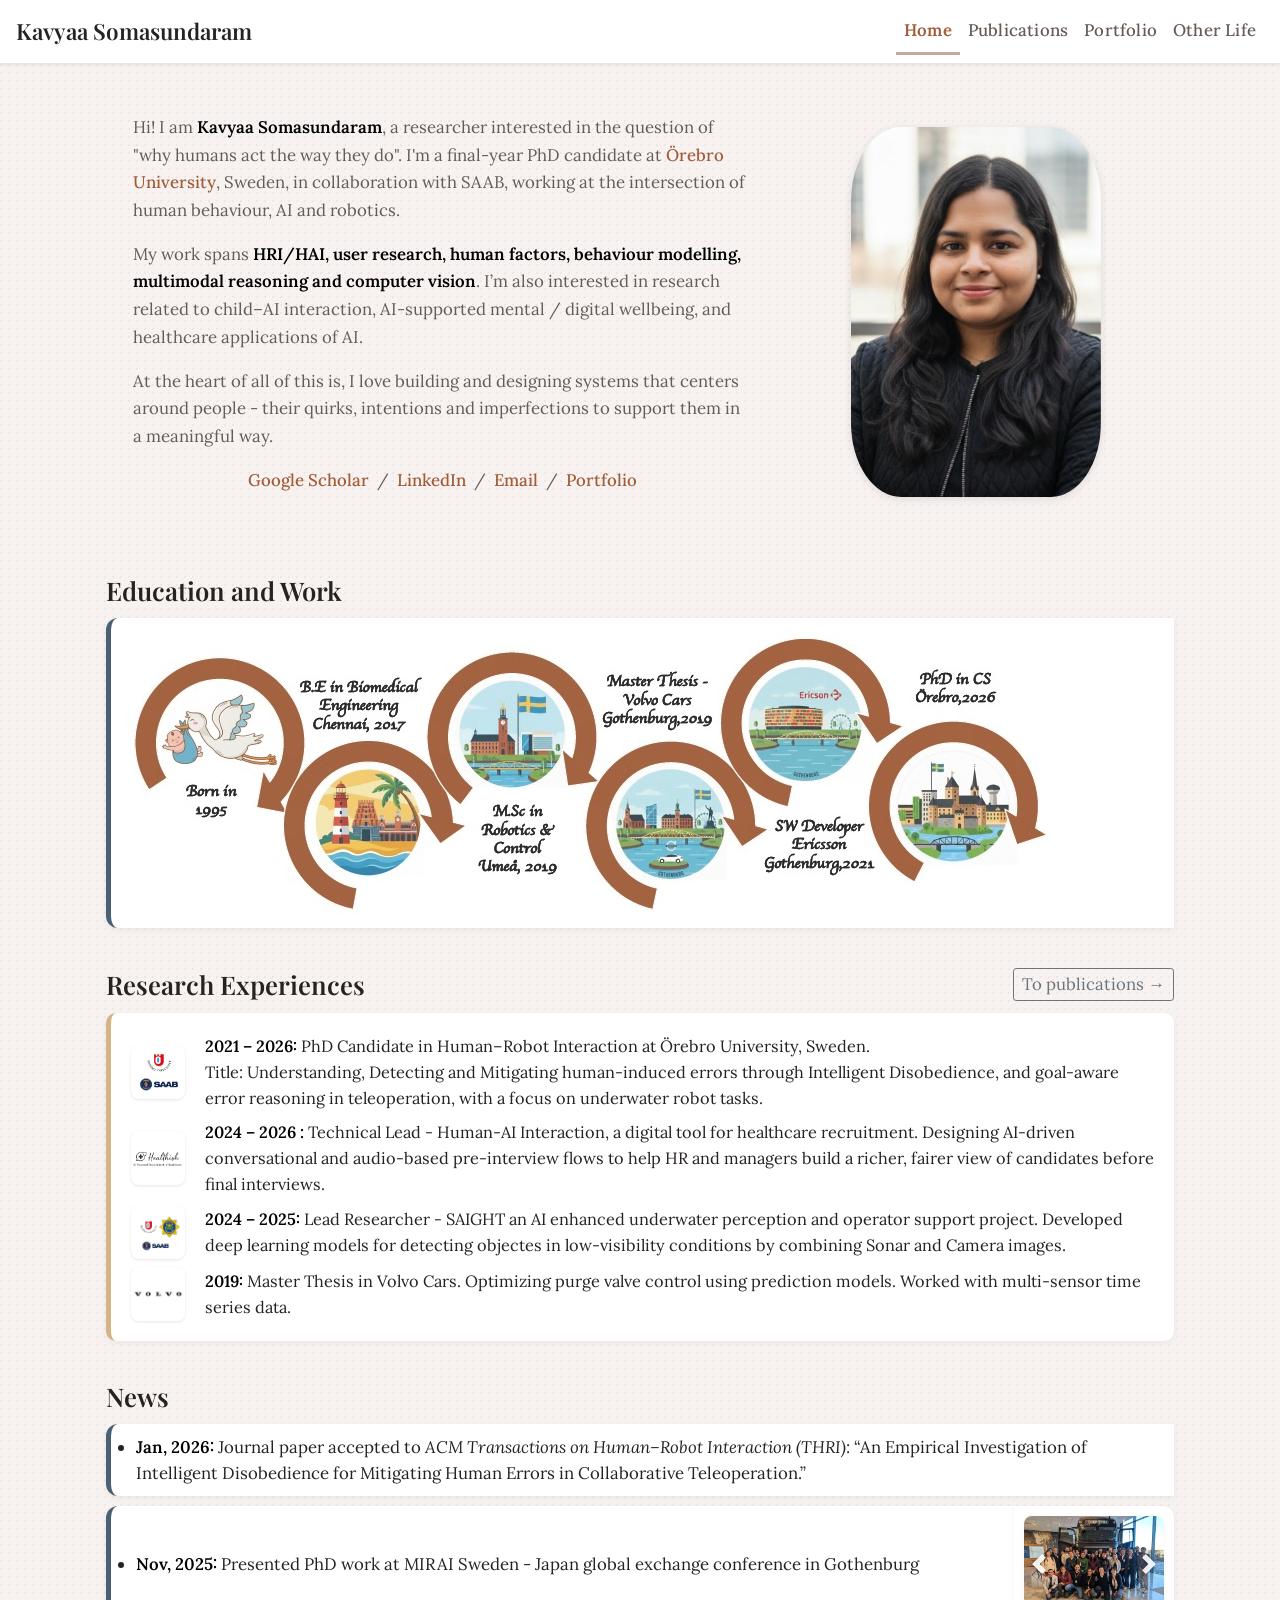
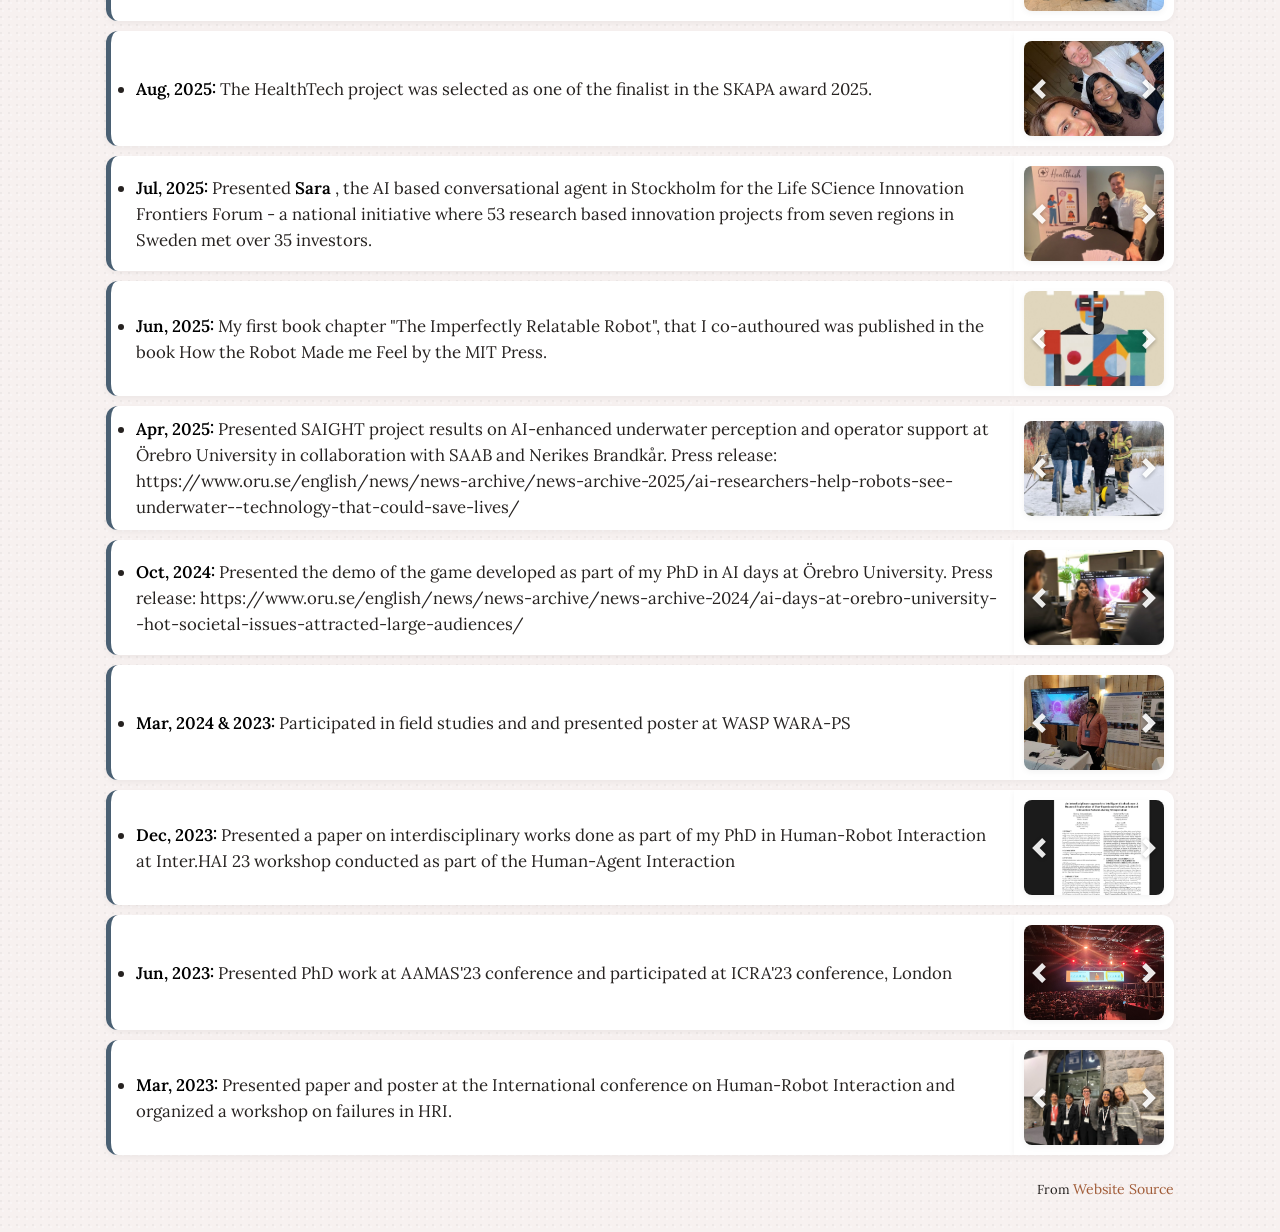
<file: index.html>
<!DOCTYPE HTML>
<html lang="en">
  <head>
    <meta http-equiv="Content-Type" content="text/html; charset=UTF-8">
    <meta name="author" content="Kavyaa Somasundaram">
    <meta name="viewport" content="width=device-width, initial-scale=1">
    <meta name="keywords" content="Kavyaa Somasundaram, human-robot interaction, HRI, teleoperation, underwater robots, human error, intelligent disobedience">
    <meta property="og:image" content="https://kavyaaS.github.io/images/favicon/favicon_initials.png">
    <meta property="og:image:type" content="image/png">
    <meta property="og:type" content="website"/>
    <meta property="og:title" content="Kavyaa Somasundaram">
    <meta property="og:url" content="https://kavyaaS.github.io/">
    <meta name="google-site-verification" content="b-SmH18jTr84Jo6r7niDFVYszomAaJbw1zdGqHbSdFs" />
    <meta property="og:description" content="Researcher in human–robot interaction, teleoperation, human error mitigation, and healthcare recruitment tools.">

    <link rel="canonical" href="https://kavyaaS.github.io/" />
    <link rel="shortcut icon" href="images/favicon/favicon_initials.png" type="image/x-icon">
    <link rel="stylesheet" href="https://cdn.jsdelivr.net/npm/bootstrap@4.4.1/dist/css/bootstrap.min.css" integrity="sha384-Vkoo8x4CGsO3+Hhxv8T/Q5PaXtkKtu6ug5TOeNV6gBiFeWPGFN9MuhOf23Q9Ifjh" crossorigin="anonymous">
    <link rel="stylesheet" type="text/css" href="stylesheet_v1.css">

    <title>Kavyaa Somasundaram</title>
  </head>


<body>
  <!-- NAVBAR -->
  <nav class="navbar navbar-expand-md navbar-light bg-white shadow-sm sticky-top">
    <a class="navbar-brand" href="index.html">Kavyaa Somasundaram</a>
    <button class="navbar-toggler" type="button" data-toggle="collapse" data-target="#navbarsMain">
      <span class="navbar-toggler-icon"></span>
    </button>
    <div class="collapse navbar-collapse" id="navbarsMain">
      <ul class="navbar-nav ml-auto">
        <li class="nav-item"><a class="nav-link active" href="index.html">Home</a></li>
        <li class="nav-item"><a class="nav-link" href="publications.html">Publications</a></li>
        <li class="nav-item"><a class="nav-link" href="portfolio.html">Portfolio</a></li>
        <!-- <li class="nav-item"><a class="nav-link" href="projects.html">Projects</a></li> -->
        <li class="nav-item"><a class="nav-link" href="seasons.html">Other Life</a></li>
      </ul>
    </div>
  </nav>

  <!-- MAIN WRAPPER -->
  <div style="width:100%;max-width:1100px;margin:0 auto;padding:16px;">
    <!-- Intro -->
    <table style="width:100%;border:0;border-spacing:0;border-collapse:separate;margin:0 auto;">
      <tbody>
        <tr>
          <td class="intro" style="padding:2.5%;width:63%;vertical-align:middle">
            <p>
              Hi! I am <strong>Kavyaa Somasundaram</strong>, a researcher interested in the question of "why humans act the way they do". 
              I'm a final-year PhD candidate at
              <a href="https://www.oru.se/english/" target="_blank">Örebro University</a>, Sweden, in collaboration with SAAB, working at the intersection of human behaviour, AI and robotics.
            </p>
            <p>
              <p> 
                My work spans <strong>HRI/HAI, user research, human factors, behaviour modelling, multimodal reasoning and computer vision</strong>. I’m also interested in  research related to child–AI interaction, 
                AI-supported mental / digital wellbeing, and healthcare applications of AI. </p>
          </p>
            <p>
              At the heart of all of this is, I love building and designing systems that centers around people - their quirks, 
              intentions and imperfections to support them in a meaningful way.
            </p>
            <p style="text-align:center">
              <a href="https://scholar.google.com/citations?user=eqK4KZYAAAAJ&hl=en&oi=ao" target="_blank">Google Scholar</a> &nbsp;/&nbsp;
              <a href="https://www.linkedin.com/in/kavyaa-somasundaram" target="_blank">LinkedIn</a> &nbsp;/&nbsp;
              <a href="mailto:kavyaa.research@gmail.com" target="_blank">Email</a> &nbsp;/&nbsp;
              <a href="portfolio.html">Portfolio</a>
            </p>
          </td>
          <td style="padding:4.5%;width:100%;max-width:100%">
            <div id="intro-carousel" class="carousel slide profile-carousel" data-ride="carousel" data-interval="false">
              <div class="carousel-inner">
                <div class="carousel-item active">
                  <!-- replace with your own image later -->
                  <img src="images/news_k/profile_pic.jpeg" class="d-block w-100" alt="Kavyaa professional picture">
                </div>
              </div>
            </div>
          </td>
        </tr>
      </tbody>
    </table>

    <div class="section-header">
      <h2>Education and Work</h2>
    </div>
    
    <div class="milestone-card milestone-image-card">
      <img 
        src="images/news_k/edu_2.jpeg" 
        alt="Education and work milestones timeline"
        class="milestone-embedded-image">
    </div>
    

    <!-- experience header -->
    <div class="section-header">
      <h2>Research Experiences</h2>
      <a class="btn btn-sm btn-outline-secondary" href="publications.html#selected">To publications →</a>
    </div>
    <ul class="experience-list">
      <li>
        <img class="experience-logo" src="images/news_k/phd_logo.jpg" alt="Örebro University logo" loading="lazy">
        <div><b>2021 – 2026:</b> PhD Candidate in Human–Robot Interaction at Örebro University, Sweden. <br>
          Title: Understanding, Detecting and Mitigating human-induced errors through Intelligent Disobedience, and goal-aware error reasoning in teleoperation, 
          with a focus on underwater robot tasks.</div>
      </li>

      <li>
        <img class="experience-logo" src="images/news_k/healthish_logo_1.jpg" alt="Healthish logo" loading="lazy">
        <div><b>2024 – 2026 :</b> Technical Lead - Human-AI Interaction, a digital tool for healthcare recruitment. 
          Designing AI-driven conversational and audio-based pre-interview flows to help HR and managers build a richer, fairer 
          view of candidates before final interviews.</div>
      </li>

      <li>
        <img class="experience-logo" src="images/news_k/saight_logo.jpg" alt="Lead Researcher" loading="lazy">
        <div><b>2024 – 2025:</b> Lead Researcher - SAIGHT an AI enhanced underwater perception and operator support project.
          Developed deep learning models for detecting objectes in low-visibility conditions by combining Sonar and Camera images.
          </div>
      </li>

      <li>
        <img class="experience-logo" src="images/news_k/volvo_logo.jpg" alt="Master thesis" loading="lazy">
        <div><b>2019:</b> Master Thesis in Volvo Cars. Optimizing purge valve control using prediction models. 
          Worked with multi-sensor time series data.</div>
      </li>

    </ul>


    <!-- News header -->
    <div class="section-header">
      <h2>News</h2>
    </div>

    <!-- News item 1 -->
    <table style="width:100%;border:0;border-spacing:0;border-collapse:separate;margin:10px 0;">
      <tbody>
        <tr>
          <td class="news-left">
            <ul style="margin:0;">
              <li><b>Jan, 2026:</b> Journal paper accepted to <em>ACM Transactions on Human–Robot Interaction (THRI)</em>: “An Empirical 
                Investigation of Intelligent Disobedience for Mitigating Human Errors in Collaborative Teleoperation.”</li>
            </ul>
          </td>
        </tr>
      </tbody>
    </table>

     <!-- News item 2 -->
     <table style="width:100%;border:0;border-spacing:0;border-collapse:separate;margin:10px 0;">
      <tbody>
        <tr>
          <td class="news-left">
            <ul style="margin:0;">
              <li><b>Nov, 2025:</b>  Presented PhD work at MIRAI Sweden - Japan global exchange conference in Gothenburg</li>
            </ul>
          </td>
          <td class="news-right">
            <div id="news-carousel-nov-2025"
                 class="carousel slide news-carousel"
                 data-ride="carousel"
                 data-interval="false">

              <div class="carousel-inner">
                <div class="carousel-item active">
                  <a href="images/news_k/mirai_news.jpeg" target="_blank" rel="noopener">
                    <img src="images/news_k/mirai_news.jpeg" alt="Error reasoning experiment snapshots" loading="lazy">
                  </a>
                </div>
                <div class="carousel-item">
                  <a href="images/news_k/mirai_2.jpg" target="_blank" rel="noopener">
                    <img src="images/news_k/mirai_2.jpg" alt="Experimental environment" loading="lazy">
                  </a>
                </div>
                <div class="carousel-item">
                  <a href="images/news_k/mirai_3.jpeg" target="_blank" rel="noopener">
                    <img src="images/news_k/mirai_3.jpeg" alt="Setup and pre-study preparation" loading="lazy">
                  </a>
                </div>
                <div class="carousel-item">
                  <a href="images/news_k/mirai_4.jpeg" target="_blank" rel="noopener">
                    <img src="images/news_k/mirai_4.jpeg" alt="Collaboration meeting" loading="lazy">
                  </a>
                </div>
                <div class="carousel-item">
                  <a href="images/news_k/mirai_5.jpg" target="_blank" rel="noopener">
                    <img src="images/news_k/mirai_5.jpg" alt="Project dinner" loading="lazy">
                  </a>
                </div>
              </div>

              <!-- Arrows -->
              <a class="carousel-control-prev" href="#news-carousel-nov-2025" role="button" data-slide="prev" aria-label="Previous image">
                <span class="carousel-control-prev-icon" aria-hidden="true"></span>
              </a>
              <a class="carousel-control-next" href="#news-carousel-nov-2025" role="button" data-slide="next" aria-label="Next image">
                <span class="carousel-control-next-icon" aria-hidden="true"></span>
              </a>
            </div>
          </td>
        </tr>
      </tbody>
    </table>

    <!-- News item 3 -->
    <table style="width:100%;border:0;border-spacing:0;border-collapse:separate;margin:10px 0;">
      <tbody>
        <tr>
          <td class="news-left">
            <ul style="margin:0;">
              <li><b>Aug, 2025:</b> The HealthTech project was selected as one of the finalist in the SKAPA award 2025.</li>
            </ul>
          </td>

          <td class="news-right">
            <div id="news-carousel-aug-2025"
                 class="carousel slide news-carousel"
                 data-ride="carousel"
                 data-interval="false">

              <div class="carousel-inner">
                <div class="carousel-item active">
                  <a href="images/news_k/skappa_news_1.jpg" target="_blank" rel="noopener">
                    <img src="images/news_k/skappa_news_1.jpg" alt="Teleoperation and HRI research team" loading="lazy">
                  </a>
                </div>
                <div class="carousel-item">
                  <a href="images/news_k/skappa_news_2.jpg" target="_blank" rel="noopener">
                    <img src="images/news_k/skappa_news_2.jpg" alt="Conference environment" loading="lazy">
                  </a>
                </div>
                <div class="carousel-item">
                  <a href="images/news_k/skappa_news_3.jpg" target="_blank" rel="noopener">
                    <img src="images/news_k/skappa_news_3.jpg" alt="Conference environment" loading="lazy">
                  </a>
                </div>
              </div>
              <!-- Arrows -->
              <a class="carousel-control-prev" href="#news-carousel-aug-2025" role="button" data-slide="prev" aria-label="Previous image">
                <span class="carousel-control-prev-icon" aria-hidden="true"></span>
              </a>
              <a class="carousel-control-next" href="#news-carousel-aug-2025" role="button" data-slide="next" aria-label="Next image">
                <span class="carousel-control-next-icon" aria-hidden="true"></span>
              </a>
            </div>
          </td>
        </tr>
      </tbody>
    </table>

     <!-- News item 4 -->
     <table style="width:100%;border:0;border-spacing:0;border-collapse:separate;margin:10px 0;">
      <tbody>
        <tr>
          <td class="news-left">
            <ul style="margin:0;">
              <li><b>Jul, 2025:</b> Presented <strong> Sara </strong>, the AI based conversational agent in Stockholm for the Life SCience Innovation
                Frontiers Forum - a national initiative where 53 research based innovation projects from seven regions in Sweden met over 35 investors.</li>
            </ul>
          </td>

          <td class="news-right">
            <div id="news-carousel-jul-2025"
                 class="carousel slide news-carousel"
                 data-ride="carousel"
                 data-interval="false">

              <div class="carousel-inner">
                <div class="carousel-item active">
                  <a href="images/news_k/healthish_news.jpeg" target="_blank" rel="noopener">
                    <img src="images/news_k/healthish_news.jpeg" alt="Teleoperation and HRI research team" loading="lazy">
                  </a>
                </div>
                <div class="carousel-item">
                  <a href="images/news_k/healthish_news_4.jpg" target="_blank" rel="noopener">
                    <img src="images/news_k/healthish_news_4.jpg" alt="Conference environment" loading="lazy">
                  </a>
                </div>
                <div class="carousel-item">
                  <a href="images/news_k/healthish_news_3.jpg" target="_blank" rel="noopener">
                    <img src="images/news_k/healthish_news_3.jpg" alt="Conference environment" loading="lazy">
                  </a>
                </div>
              </div>

              <!-- Arrows -->
              <a class="carousel-control-prev" href="#news-carousel-jul-2025" role="button" data-slide="prev" aria-label="Previous image">
                <span class="carousel-control-prev-icon" aria-hidden="true"></span>
              </a>
              <a class="carousel-control-next" href="#news-carousel-jul-2025" role="button" data-slide="next" aria-label="Next image">
                <span class="carousel-control-next-icon" aria-hidden="true"></span>
              </a>
            </div>
          </td>
        </tr>
      </tbody>
    </table>

    <!-- News item 5 -->
    <table style="width:100%;border:0;border-spacing:0;border-collapse:separate;margin:10px 0;">
      <tbody>
        <tr>
          <td class="news-left">
            <ul style="margin:0;">
              <li><b>Jun, 2025:</b> My first book chapter "The Imperfectly Relatable Robot", that I co-authoured was published in the book How the Robot Made me Feel
                by the MIT Press. </li>
            </ul>
          </td>

          <td class="news-right">
            <div id="news-carousel-jun-2025"
                 class="carousel slide news-carousel"
                 data-ride="carousel"
                 data-interval="false">

              <div class="carousel-inner">
                <div class="carousel-item active">
                  <a href="images/news_k/book_chap_news.jpeg" target="_blank" rel="noopener">
                    <img src="images/news_k/book_chap_news.jpeg" alt="Teleoperation and HRI research team" loading="lazy">
                  </a>
                </div>
                <div class="carousel-item">
                  <a href="images/news_k/book_chap_news_2.png" target="_blank" rel="noopener">
                    <img src="images/news_k/book_chap_news_2.png" alt="Conference environment" loading="lazy">
                  </a>
                </div>
              </div>
              <!-- Arrows -->
              <a class="carousel-control-prev" href="#news-carousel-jun-2025" role="button" data-slide="prev" aria-label="Previous image">
                <span class="carousel-control-prev-icon" aria-hidden="true"></span>
              </a>
              <a class="carousel-control-next" href="#news-carousel-jun-2025" role="button" data-slide="next" aria-label="Next image">
                <span class="carousel-control-next-icon" aria-hidden="true"></span>
              </a>
            </div>
          </td>
        </tr>
      </tbody>
    </table>

    <!-- News item 6 -->
    <table style="width:100%;border:0;border-spacing:0;border-collapse:separate;margin:10px 0;">
      <tbody>
        <tr>
          <td class="news-left">
            <ul style="margin:0;">
              <li><b>Apr, 2025:</b> Presented SAIGHT project results on AI-enhanced underwater perception and operator support at Örebro University in collaboration 
              with SAAB and Nerikes Brandkår. Press release: https://www.oru.se/english/news/news-archive/news-archive-2025/ai-researchers-help-robots-see-underwater--technology-that-could-save-lives/ </li>
            </ul>
          </td>
          <td class="news-right">
            <div id="news-carousel-Apr-2025"
                 class="carousel slide news-carousel"
                 data-ride="carousel"
                 data-interval="false">

              <div class="carousel-inner">
                <div class="carousel-item active">
                  <a href="images/news_k/saight_news_2.jpeg" target="_blank" rel="noopener">
                    <img src="images/news_k/saight_news_2.jpeg" alt="Teleoperation and HRI research team" loading="lazy">
                  </a>
                </div>
                <div class="carousel-item">
                  <a href="images/news_k/saight_news_3.jpeg" target="_blank" rel="noopener">
                    <img src="images/news_k/saight_news_3.jpeg" alt="Conference environment" loading="lazy">
                  </a>
                </div>
                <div class="carousel-item">
                  <a href="images/news_k/saight_news_4.jpeg" target="_blank" rel="noopener">
                    <img src="images/news_k/saight_news_4.jpeg" alt="Conference environment" loading="lazy">
                  </a>
                </div>
              </div>
              <!-- Arrows -->
              <a class="carousel-control-prev" href="#news-carousel-Apr-2025" role="button" data-slide="prev" aria-label="Previous image">
                <span class="carousel-control-prev-icon" aria-hidden="true"></span>
              </a>
              <a class="carousel-control-next" href="#news-carousel-Apr-2025" role="button" data-slide="next" aria-label="Next image">
                <span class="carousel-control-next-icon" aria-hidden="true"></span>
              </a>
            </div>
          </td>
        </tr>
      </tbody>
    </table>

    <!-- News item 7 -->
    <table style="width:100%;border:0;border-spacing:0;border-collapse:separate;margin:10px 0;">
      <tbody>
        <tr>
          <td class="news-left">
            <ul style="margin:0;">
              <li><b>Oct, 2024:</b> Presented the demo of the game developed as part of my PhD in AI days at Örebro University. 
                Press release: https://www.oru.se/english/news/news-archive/news-archive-2024/ai-days-at-orebro-university--hot-societal-issues-attracted-large-audiences/ </li>
            </ul>
          </td>

          <td class="news-right">
            <div id="news-carousel-oct-2024"
                 class="carousel slide news-carousel"
                 data-ride="carousel"
                 data-interval="false">

              <div class="carousel-inner">
                <div class="carousel-item active">
                  <a href="images/news_k/ai_days.webp" target="_blank" rel="noopener">
                    <img src="images/news_k/ai_days.webp" alt="Teleoperation and HRI research team" loading="lazy">
                  </a>
                </div>
                <div class="carousel-item">
                  <a href="images/news_k/ai_days_news.jpg" target="_blank" rel="noopener">
                    <img src="images/news_k/ai_days_news.jpg" alt="Conference environment" loading="lazy">
                  </a>
                </div>
                <div class="carousel-item">
                  <a href="images/news_k/ai_days_news_3.jpg" target="_blank" rel="noopener">
                    <img src="images/news_k/ai_days_news_3.jpg" alt="Conference environment" loading="lazy">
                  </a>
                </div>
              </div>
              <!-- Arrows -->
              <a class="carousel-control-prev" href="#news-carousel-oct-2024" role="button" data-slide="prev" aria-label="Previous image">
                <span class="carousel-control-prev-icon" aria-hidden="true"></span>
              </a>
              <a class="carousel-control-next" href="#news-carousel-oct-2024" role="button" data-slide="next" aria-label="Next image">
                <span class="carousel-control-next-icon" aria-hidden="true"></span>
              </a>
            </div>
          </td>
        </tr>
      </tbody>
    </table>

    <!-- News item 8 -->
    <table style="width:100%;border:0;border-spacing:0;border-collapse:separate;margin:10px 0;">
      <tbody>
        <tr>
          <td class="news-left">
            <ul style="margin:0;">
              <li><b>Mar, 2024 & 2023:</b> Participated in field studies and and presented poster at WASP WARA-PS  </li>
            </ul>
          </td>

          <td class="news-right">
            <div id="news-carousel-mar-2024"
                 class="carousel slide news-carousel"
                 data-ride="carousel"
                 data-interval="false">

              <div class="carousel-inner">
                <div class="carousel-item active">
                  <a href="images/news_k/wara_news.jpeg" target="_blank" rel="noopener">
                    <img src="images/news_k/wara_news.jpeg" alt="Teleoperation and HRI research team" loading="lazy">
                  </a>
                </div>
                <div class="carousel-item">
                  <a href="images/news_k/wara_news_2.jpeg" target="_blank" rel="noopener">
                    <img src="images/news_k/wara_news_2.jpeg" alt="Conference environment" loading="lazy">
                  </a>
                </div>
                <div class="carousel-item">
                  <a href="images/news_k/wara_news_3.jpeg" target="_blank" rel="noopener">
                    <img src="images/news_k/wara_news_3.jpeg" alt="Conference environment" loading="lazy">
                  </a>
                </div>
                <div class="carousel-item">
                  <a href="images/news_k/wara_news_4.jpeg" target="_blank" rel="noopener">
                    <img src="images/news_k/wara_news_4.jpeg" alt="Conference environment" loading="lazy">
                  </a>
                </div>
              </div>
              <!-- Arrows -->
              <a class="carousel-control-prev" href="#news-carousel-mar-2024" role="button" data-slide="prev" aria-label="Previous image">
                <span class="carousel-control-prev-icon" aria-hidden="true"></span>
              </a>
              <a class="carousel-control-next" href="#news-carousel-mar-2024" role="button" data-slide="next" aria-label="Next image">
                <span class="carousel-control-next-icon" aria-hidden="true"></span>
              </a>
            </div>
          </td>
        </tr>
      </tbody>
    </table>

    <!-- News item 9 -->
    <table style="width:100%;border:0;border-spacing:0;border-collapse:separate;margin:10px 0;">
      <tbody>
        <tr>
          <td class="news-left">
            <ul style="margin:0;">
              <li><b>Dec, 2023:</b> Presented a paper on interdisciplinary works done as part of my PhD in Human-Robot Interaction at Inter.HAI 23 workshop
              conducted as part of the Human-Agent Interaction </li>
            </ul>
          </td>

          <td class="news-right">
            <div id="news-carousel-dec-2023"
                 class="carousel slide news-carousel"
                 data-ride="carousel"
                 data-interval="false">

              <div class="carousel-inner">
                <div class="carousel-item active">
                  <a href="images/news_k/hai_ws_paper.png" target="_blank" rel="noopener">
                    <img src="images/news_k/hai_ws_paper.png" alt="Teleoperation and HRI research team" loading="lazy">
                  </a>
                </div>
                <div class="carousel-item">
                  <a href="images/news_k/hai_news.jpg" target="_blank" rel="noopener">
                    <img src="images/news_k/hai_news.jpg" alt="Conference environment" loading="lazy">
                  </a>
                </div>
              </div>
              <!-- Arrows -->
              <a class="carousel-control-prev" href="#news-carousel-dec-2023" role="button" data-slide="prev" aria-label="Previous image">
                <span class="carousel-control-prev-icon" aria-hidden="true"></span>
              </a>
              <a class="carousel-control-next" href="#news-carousel-dec-2023" role="button" data-slide="next" aria-label="Next image">
                <span class="carousel-control-next-icon" aria-hidden="true"></span>
              </a>
            </div>
          </td>
        </tr>
      </tbody>
    </table>

    <!-- News item 10 -->
    <table style="width:100%;border:0;border-spacing:0;border-collapse:separate;margin:10px 0;">
      <tbody>
        <tr>
          <td class="news-left">
            <ul style="margin:0;">
              <li><b>Jun, 2023:</b> Presented PhD work at AAMAS'23 conference and participated at ICRA'23 conference, London  </li>
            </ul>
          </td>

          <td class="news-right">
            <div id="news-carousel-jun-2023"
                 class="carousel slide news-carousel"
                 data-ride="carousel"
                 data-interval="false">

              <div class="carousel-inner">
                <div class="carousel-item active">
                  <a href="images/news_k/icra_news.jpeg" target="_blank" rel="noopener">
                    <img src="images/news_k/icra_news.jpeg" alt="Teleoperation and HRI research team" loading="lazy">
                  </a>
                </div>
                <div class="carousel-item">
                  <a href="images/news_k/icra_news_2.jpg" target="_blank" rel="noopener">
                    <img src="images/news_k/icra_news_2.jpg" alt="Conference environment" loading="lazy">
                  </a>
                </div>
              </div>
              <!-- Arrows -->
              <a class="carousel-control-prev" href="#news-carousel-jun-2023" role="button" data-slide="prev" aria-label="Previous image">
                <span class="carousel-control-prev-icon" aria-hidden="true"></span>
              </a>
              <a class="carousel-control-next" href="#news-carousel-jun-2023" role="button" data-slide="next" aria-label="Next image">
                <span class="carousel-control-next-icon" aria-hidden="true"></span>
              </a>
            </div>
          </td>
        </tr>
      </tbody>
    </table>

    <!-- News item 11 -->
    <table style="width:100%;border:0;border-spacing:0;border-collapse:separate;margin:10px 0;">
      <tbody>
        <tr>
          <td class="news-left">
            <ul style="margin:0;">
              <li><b>Mar, 2023:</b> Presented paper and poster at the International conference on Human-Robot Interaction and organized a workshop on failures in 
              HRI.</li>
            </ul>
          </td>

          <td class="news-right">
            <div id="news-carousel-mar-2023"
                 class="carousel slide news-carousel"
                 data-ride="carousel"
                 data-interval="false">

              <div class="carousel-inner">
                <div class="carousel-item active">
                  <a href="images/news_k/hri_ws_news.jpeg" target="_blank" rel="noopener">
                    <img src="images/news_k/hri_ws_news.jpeg" alt="Teleoperation and HRI research team" loading="lazy">
                  </a>
                </div>
                <div class="carousel-item">
                  <a href="images/news_k/hri_ws_4.jpg" target="_blank" rel="noopener">
                    <img src="images/news_k/hri_ws_4.jpg" alt="Conference environment" loading="lazy">
                  </a>
                </div>
                <div class="carousel-item">
                  <a href="images/news_k/hri_ws_news_2.png" target="_blank" rel="noopener">
                    <img src="images/news_k/hri_ws_news_2.png" alt="Conference environment" loading="lazy">
                  </a>
                </div>
                <div class="carousel-item">
                  <a href="images/news_k/hri_ws_news_3.jpg" target="_blank" rel="noopener">
                    <img src="images/news_k/hri_ws_news_3.jpg" alt="Conference environment" loading="lazy">
                  </a>
                </div>
              </div>
              <!-- Arrows -->
              <a class="carousel-control-prev" href="#news-carousel-mar-2023" role="button" data-slide="prev" aria-label="Previous image">
                <span class="carousel-control-prev-icon" aria-hidden="true"></span>
              </a>
              <a class="carousel-control-next" href="#news-carousel-mar-2023" role="button" data-slide="next" aria-label="Next image">
                <span class="carousel-control-next-icon" aria-hidden="true"></span>
              </a>
            </div>
          </td>
        </tr>
      </tbody>
    </table>


    

    <!-- Footer -->
    <p style="text-align:right;font-size:small;margin-top:24px;">
      From <a href="https://github.com/jonbarron/jonbarron_website">Website Source</a>
    </p>
  </div>

  <!-- Bootstrap JS -->
  <script src="https://code.jquery.com/jquery-3.4.1.slim.min.js"></script>
  <script src="https://cdn.jsdelivr.net/npm/bootstrap@4.4.1/dist/js/bootstrap.bundle.min.js"></script>

  <script>
    document.querySelectorAll('a[href^="http"]').forEach(a => a.setAttribute('target', '_blank'));
    document.querySelectorAll('a[href^="http"]').forEach(a => a.setAttribute('rel', 'noopener noreferrer'));
  </script>

</body>
</html>
</file>
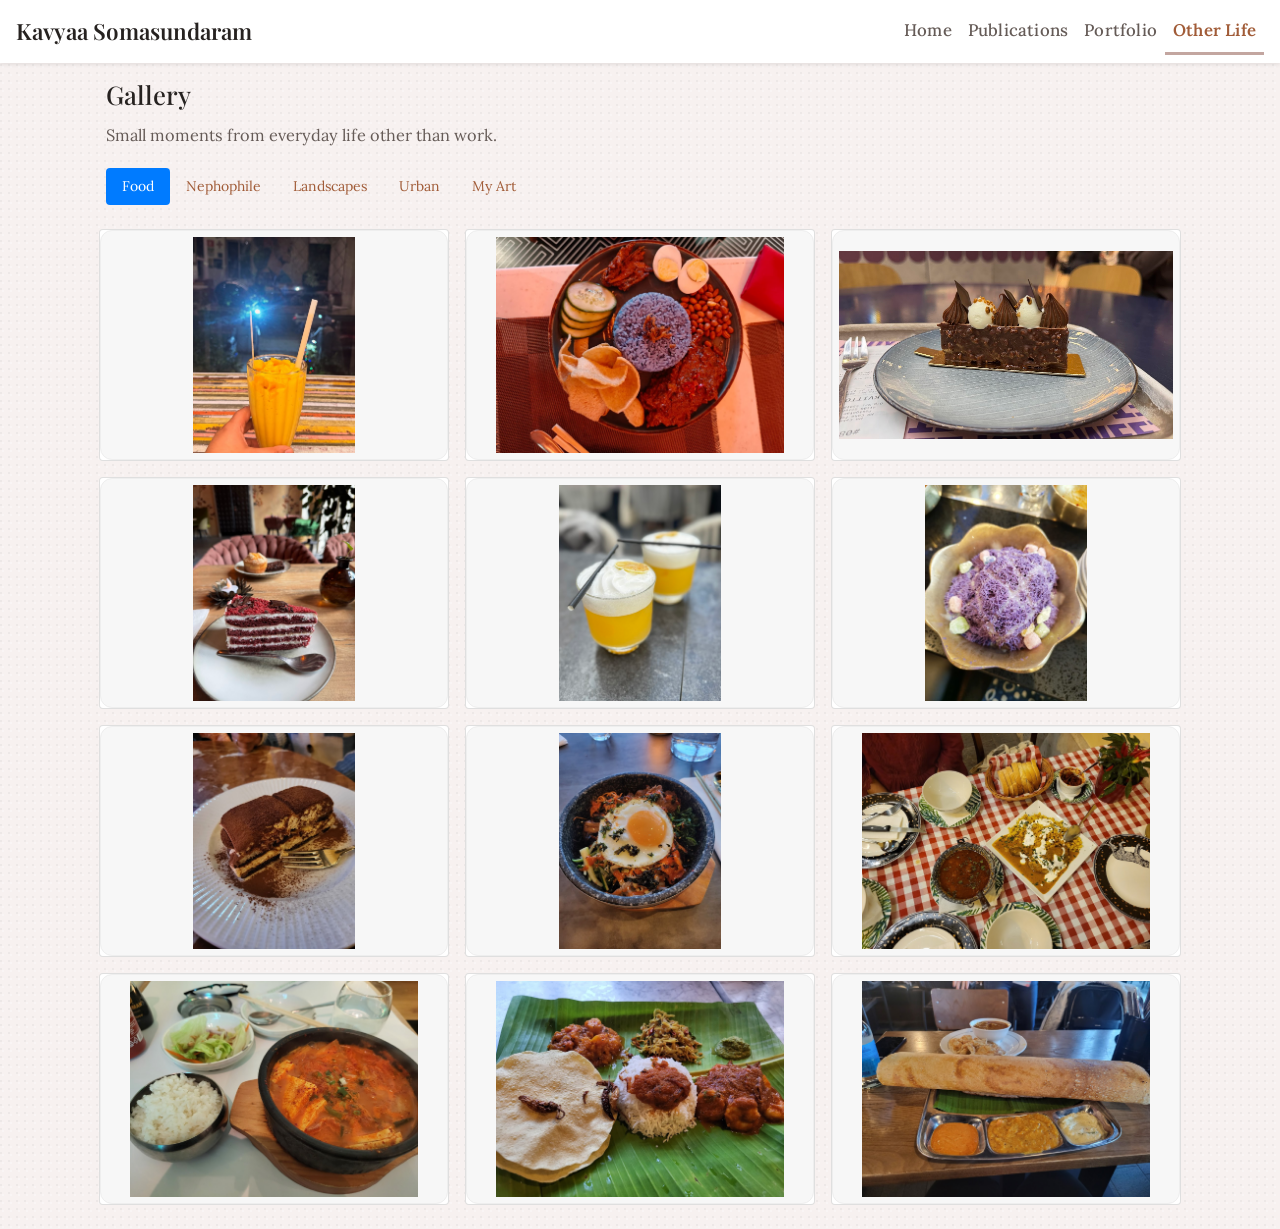
<file: seasons.html>
<!DOCTYPE HTML>
<html lang="en">
<head>
  <meta charset="UTF-8">
  <meta name="author" content="Kavyaa Somasundaram">
  <meta name="viewport" content="width=device-width, initial-scale=1">
  <title>Other Life — Kavyaa Somasundaram</title>

  <link rel="shortcut icon" href="images/favicon/favicon_initials.png" type="image/x-icon">
  <link rel="stylesheet" href="https://cdn.jsdelivr.net/npm/bootstrap@4.4.1/dist/css/bootstrap.min.css">
  <link rel="stylesheet" type="text/css" href="stylesheet_v1.css">
</head>
<body>
  <!-- NAVBAR -->
  <nav class="navbar navbar-expand-md navbar-light bg-white shadow-sm sticky-top">
    <a class="navbar-brand" href="index.html">Kavyaa Somasundaram</a>
    <button class="navbar-toggler" type="button" data-toggle="collapse" data-target="#navbarsMain">
      <span class="navbar-toggler-icon"></span>
    </button>
    <div class="collapse navbar-collapse" id="navbarsMain">
      <ul class="navbar-nav ml-auto">
        <li class="nav-item"><a class="nav-link" href="index.html">Home</a></li>
        <li class="nav-item"><a class="nav-link" href="publications.html">Publications</a></li>
        <li class="nav-item"><a class="nav-link" href="portfolio.html">Portfolio</a></li>
        <li class="nav-item"><a class="nav-link active" href="seasons.html">Other Life</a></li>
      </ul>
    </div>
  </nav>

  <!-- MAIN -->
  
  <div style="width:100%;max-width:1100px;margin:0 auto;padding:16px;">
    <h2 style="margin-bottom:0.75rem;">Gallery</h2>
    <p class="project-desc" style="margin-bottom:1.25rem;">
      Small moments from everyday life other than work.
    </p>

    <!-- Category pills -->
    <ul class="nav nav-pills mb-3" id="galleryTabs" role="tablist">
      <li class="nav-item">
        <a class="nav-link active" id="tab-food" data-toggle="pill" href="#pane-food" role="tab">Food</a>
      </li>
      <li class="nav-item">
        <a class="nav-link" id="tab-sunsets" data-toggle="pill" href="#pane-sunsets" role="tab">Nephophile</a>
      </li>
      <li class="nav-item">
        <a class="nav-link" id="tab-landscapes" data-toggle="pill" href="#pane-landscapes" role="tab">Landscapes</a>
      </li>
      <li class="nav-item">
        <a class="nav-link" id="tab-architecture" data-toggle="pill" href="#pane-architecture" role="tab">Urban</a>
      </li>
      <li class="nav-item">
        <a class="nav-link" id="tab-leisure" data-toggle="pill" href="#pane-leisure" role="tab">My Art</a>
      </li>
    </ul>

    <!-- Tab panes -->
    <div class="tab-content" id="galleryTabContent">

      <!-- FOOD -->
      <div class="tab-pane fade show active" id="pane-food" role="tabpanel" aria-labelledby="tab-food">
        <div class="row">
          <div class="col-12 col-md-4 p-2">
            <div class="card gallery-card">
              <a href="images/news_k/gallery/food/1.jpg" target="_blank" rel="noopener">
                <img src="images/news_k/gallery/food/1.jpg" alt="Food photo 1" class="gallery-thumb" loading="lazy">
              </a>
            </div>
          </div>
          <div class="col-12 col-md-4 p-2">
            <div class="card gallery-card">
              <a href="images/news_k/gallery/food/2.jpg" target="_blank" rel="noopener">
                <img src="images/news_k/gallery/food/2.jpg" alt="Food photo 2" class="gallery-thumb" loading="lazy">
              </a>
            </div>
          </div>
          <div class="col-12 col-md-4 p-2">
            <div class="card gallery-card">
              <a href="images/news_k/gallery/food/3.jpg" target="_blank" rel="noopener">
                <img src="images/news_k/gallery/food/3.jpg" alt="Food photo 3" class="gallery-thumb" loading="lazy">
              </a>
            </div>
          </div>
          <div class="col-12 col-md-4 p-2">
            <div class="card gallery-card">
              <a href="images/news_k/gallery/food/4.jpg" target="_blank" rel="noopener">
                <img src="images/news_k/gallery/food/4.jpg" alt="Food photo 3" class="gallery-thumb" loading="lazy">
              </a>
            </div>
          </div>
          <div class="col-12 col-md-4 p-2">
            <div class="card gallery-card">
              <a href="images/news_k/gallery/food/5.jpg" target="_blank" rel="noopener">
                <img src="images/news_k/gallery/food/5.jpg" alt="Food photo 3" class="gallery-thumb" loading="lazy">
              </a>
            </div>
          </div>
          <div class="col-12 col-md-4 p-2">
            <div class="card gallery-card">
              <a href="images/news_k/gallery/food/6.jpg" target="_blank" rel="noopener">
                <img src="images/news_k/gallery/food/6.jpg" alt="Food photo 3" class="gallery-thumb" loading="lazy">
              </a>
            </div>
          </div>
          <div class="col-12 col-md-4 p-2">
            <div class="card gallery-card">
              <a href="images/news_k/gallery/food/7.jpg" target="_blank" rel="noopener">
                <img src="images/news_k/gallery/food/7.jpg" alt="Food photo 3" class="gallery-thumb" loading="lazy">
              </a>
            </div>
          </div>
          <div class="col-12 col-md-4 p-2">
            <div class="card gallery-card">
              <a href="images/news_k/gallery/food/8.jpg" target="_blank" rel="noopener">
                <img src="images/news_k/gallery/food/8.jpg" alt="Food photo 3" class="gallery-thumb" loading="lazy">
              </a>
            </div>
          </div>
          <div class="col-12 col-md-4 p-2">
            <div class="card gallery-card">
              <a href="images/news_k/gallery/food/9.jpg" target="_blank" rel="noopener">
                <img src="images/news_k/gallery/food/9.jpg" alt="Food photo 3" class="gallery-thumb" loading="lazy">
              </a>
            </div>
          </div>
          <div class="col-12 col-md-4 p-2">
            <div class="card gallery-card">
              <a href="images/news_k/gallery/food/10.jpg" target="_blank" rel="noopener">
                <img src="images/news_k/gallery/food/10.jpg" alt="Food photo 3" class="gallery-thumb" loading="lazy">
              </a>
            </div>
          </div>
          <div class="col-12 col-md-4 p-2">
            <div class="card gallery-card">
              <a href="images/news_k/gallery/food/12.jpg" target="_blank" rel="noopener">
                <img src="images/news_k/gallery/food/12.jpg" alt="Food photo 3" class="gallery-thumb" loading="lazy">
              </a>
            </div>
          </div>
          <div class="col-12 col-md-4 p-2">
            <div class="card gallery-card">
              <a href="images/news_k/gallery/food/13.jpg" target="_blank" rel="noopener">
                <img src="images/news_k/gallery/food/13.jpg" alt="Food photo 3" class="gallery-thumb" loading="lazy">
              </a>
            </div>
          </div>
        </div>
      </div>

      <!-- SUNSETS -->
      <div class="tab-pane fade" id="pane-sunsets" role="tabpanel" aria-labelledby="tab-sunsets">
        <div class="row">
          <div class="col-12 col-md-4 p-2">
            <div class="card gallery-card">
              <a href="images/news_k/gallery/golden/1.jpg" target="_blank" rel="noopener">
                <img src="images/news_k/gallery/golden/1.jpg" alt="Sunset photo 1" class="gallery-thumb" loading="lazy">
              </a>
            </div>
          </div>
          <div class="col-12 col-md-4 p-2">
            <div class="card gallery-card">
              <a href="images/news_k/gallery/golden/2.jpg" target="_blank" rel="noopener">
                <img src="images/news_k/gallery/golden/2.jpg" alt="Sunset photo 2" class="gallery-thumb" loading="lazy">
              </a>
            </div>
          </div>
          <div class="col-12 col-md-4 p-2">
            <div class="card gallery-card">
              <a href="images/news_k/gallery/golden/3.jpg" target="_blank" rel="noopener">
                <img src="images/news_k/gallery/golden/3.jpg" alt="Sunset photo 3" class="gallery-thumb" loading="lazy">
              </a>
            </div>
          </div>
          <div class="col-12 col-md-4 p-2">
            <div class="card gallery-card">
              <a href="images/news_k/gallery/golden/4.jpg" target="_blank" rel="noopener">
                <img src="images/news_k/gallery/golden/4.jpg" alt="Sunset photo 3" class="gallery-thumb" loading="lazy">
              </a>
            </div>
          </div>
          <div class="col-12 col-md-4 p-2">
            <div class="card gallery-card">
              <a href="images/news_k/gallery/golden/5.jpg" target="_blank" rel="noopener">
                <img src="images/news_k/gallery/golden/5.jpg" alt="Sunset photo 3" class="gallery-thumb" loading="lazy">
              </a>
            </div>
          </div>
          <div class="col-12 col-md-4 p-2">
            <div class="card gallery-card">
              <a href="images/news_k/gallery/golden/6.jpg" target="_blank" rel="noopener">
                <img src="images/news_k/gallery/golden/6.jpg" alt="Sunset photo 3" class="gallery-thumb" loading="lazy">
              </a>
            </div>
          </div>
          <div class="col-12 col-md-4 p-2">
            <div class="card gallery-card">
              <a href="images/news_k/gallery/golden/7.jpg" target="_blank" rel="noopener">
                <img src="images/news_k/gallery/golden/7.jpg" alt="Sunset photo 3" class="gallery-thumb" loading="lazy">
              </a>
            </div>
          </div>
          <div class="col-12 col-md-4 p-2">
            <div class="card gallery-card">
              <a href="images/news_k/gallery/golden/8.jpg" target="_blank" rel="noopener">
                <img src="images/news_k/gallery/golden/8.jpg" alt="Sunset photo 3" class="gallery-thumb" loading="lazy">
              </a>
            </div>
          </div>
          <div class="col-12 col-md-4 p-2">
            <div class="card gallery-card">
              <a href="images/news_k/gallery/golden/9.jpg" target="_blank" rel="noopener">
                <img src="images/news_k/gallery/golden/9.jpg" alt="Sunset photo 3" class="gallery-thumb" loading="lazy">
              </a>
            </div>
          </div>
          <div class="col-12 col-md-4 p-2">
            <div class="card gallery-card">
              <a href="images/news_k/gallery/golden/10.jpg" target="_blank" rel="noopener">
                <img src="images/news_k/gallery/golden/10.jpg" alt="Sunset photo 3" class="gallery-thumb" loading="lazy">
              </a>
            </div>
          </div>
          <div class="col-12 col-md-4 p-2">
            <div class="card gallery-card">
              <a href="images/news_k/gallery/golden/11.jpg" target="_blank" rel="noopener">
                <img src="images/news_k/gallery/golden/11.jpg" alt="Sunset photo 3" class="gallery-thumb" loading="lazy">
              </a>
            </div>
          </div>
        </div>
      </div>

      <!-- LANDSCAPES -->
      <div class="tab-pane fade" id="pane-landscapes" role="tabpanel" aria-labelledby="tab-landscapes">
        <div class="row">
          <div class="col-12 col-md-4 p-2">
            <div class="card gallery-card">
              <a href="images/news_k/gallery/landscapes/1.jpg" target="_blank" rel="noopener">
                <img src="images/news_k/gallery/landscapes/1.jpg" alt="Landscape photo 1" class="gallery-thumb" loading="lazy">
              </a>
            </div>
          </div>
          <div class="col-12 col-md-4 p-2">
            <div class="card gallery-card">
              <a href="images/news_k/gallery/landscapes/2.jpg" target="_blank" rel="noopener">
                <img src="images/news_k/gallery/landscapes/2.jpg" alt="Landscape photo 2" class="gallery-thumb" loading="lazy">
              </a>
            </div>
          </div>
          <div class="col-12 col-md-4 p-2">
            <div class="card gallery-card">
              <a href="images/news_k/gallery/landscapes/3.jpg" target="_blank" rel="noopener">
                <img src="images/news_k/gallery/landscapes/3.jpg" alt="Landscape photo 3" class="gallery-thumb" loading="lazy">
              </a>
            </div>
          </div>
          <div class="col-12 col-md-4 p-2">
            <div class="card gallery-card">
              <a href="images/news_k/gallery/landscapes/4.jpg" target="_blank" rel="noopener">
                <img src="images/news_k/gallery/landscapes/4.jpg" alt="Landscape photo 3" class="gallery-thumb" loading="lazy">
              </a>
            </div>
          </div>
          <div class="col-12 col-md-4 p-2">
            <div class="card gallery-card">
              <a href="images/news_k/gallery/landscapes/5.jpg" target="_blank" rel="noopener">
                <img src="images/news_k/gallery/landscapes/5.jpg" alt="Landscape photo 3" class="gallery-thumb" loading="lazy">
              </a>
            </div>
          </div>
          <div class="col-12 col-md-4 p-2">
            <div class="card gallery-card">
              <a href="images/news_k/gallery/landscapes/6.jpg" target="_blank" rel="noopener">
                <img src="images/news_k/gallery/landscapes/6.jpg" alt="Landscape photo 3" class="gallery-thumb" loading="lazy">
              </a>
            </div>
          </div>
          <div class="col-12 col-md-4 p-2">
            <div class="card gallery-card">
              <a href="images/news_k/gallery/landscapes/7.jpg" target="_blank" rel="noopener">
                <img src="images/news_k/gallery/landscapes/7.jpg" alt="Landscape photo 3" class="gallery-thumb" loading="lazy">
              </a>
            </div>
          </div>
          <div class="col-12 col-md-4 p-2">
            <div class="card gallery-card">
              <a href="images/news_k/gallery/landscapes/8.jpg" target="_blank" rel="noopener">
                <img src="images/news_k/gallery/landscapes/8.jpg" alt="Landscape photo 3" class="gallery-thumb" loading="lazy">
              </a>
            </div>
          </div>
          <div class="col-12 col-md-4 p-2">
            <div class="card gallery-card">
              <a href="images/news_k/gallery/landscapes/9.jpg" target="_blank" rel="noopener">
                <img src="images/news_k/gallery/landscapes/9.jpg" alt="Landscape photo 3" class="gallery-thumb" loading="lazy">
              </a>
            </div>
          </div>
          <div class="col-12 col-md-4 p-2">
            <div class="card gallery-card">
              <a href="images/news_k/gallery/landscapes/10.jpg" target="_blank" rel="noopener">
                <img src="images/news_k/gallery/landscapes/10.jpg" alt="Landscape photo 3" class="gallery-thumb" loading="lazy">
              </a>
            </div>
          </div>
        </div>
      </div>

      <!-- ARCHITECTURE -->
      <div class="tab-pane fade" id="pane-architecture" role="tabpanel" aria-labelledby="tab-architecture">
        <div class="row">
          <div class="col-12 col-md-4 p-2">
            <div class="card gallery-card">
              <a href="images/news_k/gallery/urban/1.jpg" target="_blank" rel="noopener">
                <img src="images/news_k/gallery/urban/1.jpg" alt="Architecture photo 1" class="gallery-thumb" loading="lazy">
              </a>
            </div>
          </div>
          <div class="col-12 col-md-4 p-2">
            <div class="card gallery-card">
              <a href="images/news_k/gallery/urban/2.jpg" target="_blank" rel="noopener">
                <img src="images/news_k/gallery/urban/2.jpg" alt="Architecture photo 2" class="gallery-thumb" loading="lazy">
              </a>
            </div>
          </div>
          <div class="col-12 col-md-4 p-2">
            <div class="card gallery-card">
              <a href="images/news_k/gallery/urban/3.jpg" target="_blank" rel="noopener">
                <img src="images/news_k/gallery/urban/3.jpg" alt="Architecture photo 3" class="gallery-thumb" loading="lazy">
              </a>
            </div>
          </div>
          <div class="col-12 col-md-4 p-2">
            <div class="card gallery-card">
              <a href="images/news_k/gallery/urban/4.jpg" target="_blank" rel="noopener">
                <img src="images/news_k/gallery/urban/4.jpg" alt="Architecture photo 3" class="gallery-thumb" loading="lazy">
              </a>
            </div>
          </div>
          <div class="col-12 col-md-4 p-2">
            <div class="card gallery-card">
              <a href="images/news_k/gallery/urban/5.jpg" target="_blank" rel="noopener">
                <img src="images/news_k/gallery/urban/5.jpg" alt="Architecture photo 3" class="gallery-thumb" loading="lazy">
              </a>
            </div>
          </div>
          <div class="col-12 col-md-4 p-2">
            <div class="card gallery-card">
              <a href="images/news_k/gallery/urban/6.jpg" target="_blank" rel="noopener">
                <img src="images/news_k/gallery/urban/6.jpg" alt="Architecture photo 3" class="gallery-thumb" loading="lazy">
              </a>
            </div>
          </div>
          <div class="col-12 col-md-4 p-2">
            <div class="card gallery-card">
              <a href="images/news_k/gallery/urban/7.jpg" target="_blank" rel="noopener">
                <img src="images/news_k/gallery/urban/7.jpg" alt="Architecture photo 3" class="gallery-thumb" loading="lazy">
              </a>
            </div>
          </div>
          <div class="col-12 col-md-4 p-2">
            <div class="card gallery-card">
              <a href="images/news_k/gallery/urban/8.jpg" target="_blank" rel="noopener">
                <img src="images/news_k/gallery/urban/8.jpg" alt="Architecture photo 3" class="gallery-thumb" loading="lazy">
              </a>
            </div>
          </div>
          <div class="col-12 col-md-4 p-2">
            <div class="card gallery-card">
              <a href="images/news_k/gallery/urban/9.jpg" target="_blank" rel="noopener">
                <img src="images/news_k/gallery/urban/9.jpg" alt="Architecture photo 3" class="gallery-thumb" loading="lazy">
              </a>
            </div>
          </div>
          <div class="col-12 col-md-4 p-2">
            <div class="card gallery-card">
              <a href="images/news_k/gallery/urban/10.jpg" target="_blank" rel="noopener">
                <img src="images/news_k/gallery/urban/10.jpg" alt="Architecture photo 3" class="gallery-thumb" loading="lazy">
              </a>
            </div>
          </div>
        </div>
      </div>

      <!-- LEISURE -->
      <div class="tab-pane fade" id="pane-leisure" role="tabpanel" aria-labelledby="tab-leisure">
        <div class="row">
          <div class="col-12 col-md-4 p-2">
            <div class="card gallery-card">
              <a href="images/news_k/gallery/paintings/1.jpg" target="_blank" rel="noopener">
                <img src="images/news_k/gallery/paintings/1.jpg" alt="Leisure photo 1" class="gallery-thumb" loading="lazy">
              </a>
            </div>
          </div>
          <div class="col-12 col-md-4 p-2">
            <div class="card gallery-card">
              <a href="images/news_k/gallery/paintings/2.jpg" target="_blank" rel="noopener">
                <img src="images/news_k/gallery/paintings/2.jpg" alt="Leisure photo 2" class="gallery-thumb" loading="lazy">
              </a>
            </div>
          </div>
          <div class="col-12 col-md-4 p-2">
            <div class="card gallery-card">
              <a href="images/news_k/gallery/paintings/3.jpg" target="_blank" rel="noopener">
                <img src="images/news_k/gallery/paintings/3.jpg" alt="Leisure photo 3" class="gallery-thumb" loading="lazy">
              </a>
            </div>
          </div>
          <div class="col-12 col-md-4 p-2">
            <div class="card gallery-card">
              <a href="images/news_k/gallery/paintings/4.jpg" target="_blank" rel="noopener">
                <img src="images/news_k/gallery/paintings/4.jpg" alt="Leisure photo 3" class="gallery-thumb" loading="lazy">
              </a>
            </div>
          </div>
          <div class="col-12 col-md-4 p-2">
            <div class="card gallery-card">
              <a href="images/news_k/gallery/paintings/6.jpg" target="_blank" rel="noopener">
                <img src="images/news_k/gallery/paintings/6.jpg" alt="Leisure photo 3" class="gallery-thumb" loading="lazy">
              </a>
            </div>
          </div>
          <div class="col-12 col-md-4 p-2">
            <div class="card gallery-card">
              <a href="images/news_k/gallery/paintings/7.jpg" target="_blank" rel="noopener">
                <img src="images/news_k/gallery/paintings/7.jpg" alt="Leisure photo 3" class="gallery-thumb" loading="lazy">
              </a>
            </div>
          </div>
          <div class="col-12 col-md-4 p-2">
            <div class="card gallery-card">
              <a href="images/news_k/gallery/paintings/8.jpg" target="_blank" rel="noopener">
                <img src="images/news_k/gallery/paintings/8.jpg" alt="Leisure photo 3" class="gallery-thumb" loading="lazy">
              </a>
            </div>
          </div>
          <div class="col-12 col-md-4 p-2">
            <div class="card gallery-card">
              <a href="images/news_k/gallery/paintings/9.jpg" target="_blank" rel="noopener">
                <img src="images/news_k/gallery/paintings/9.jpg" alt="Leisure photo 3" class="gallery-thumb" loading="lazy">
              </a>
            </div>
          </div>
          <div class="col-12 col-md-4 p-2">
            <div class="card gallery-card">
              <a href="images/news_k/gallery/paintings/10.jpg" target="_blank" rel="noopener">
                <img src="images/news_k/gallery/paintings/10.jpg" alt="Leisure photo 3" class="gallery-thumb" loading="lazy">
              </a>
            </div>
          </div>
        </div>
      </div>

    </div>
  </div>

  <!-- JS -->
  <script src="https://code.jquery.com/jquery-3.4.1.slim.min.js"></script>
  <script src="https://cdn.jsdelivr.net/npm/bootstrap@4.4.1/dist/js/bootstrap.bundle.min.js"></script>
</body>
</html>
</file>
<file: stylesheet_v1.css>
/* ===== Fonts (serif) ===== */
@import url('https://fonts.googleapis.com/css2?family=Playfair+Display:wght@400;500;600&family=Lora:wght@400;500&display=swap');

/* ===== Palette ===== */
:root {
    --bg-main: #F7F1F0;
    --accent-soft: #C3A6A0;
    --accent-strong: #A15C38;
    --text-main: #262220;
    --text-muted: #655b57;
    --card-bg: #ffffff;
  
    /* New contrast colours */
    --accent-news: #4A6073;       /* deep slate blue */
    --accent-experience: #D4B483; /* soft brass */
  }

/* ===== Global base ===== */

body,
td,
th,
tr,
p,
a {
  font-family: 'Lora', 'Georgia', serif;
  font-size: 14px;
  color: var(--text-main);
}

body {
  margin: 0;
  padding: 0;
  background-color: var(--bg-main);
  /* subtle paper-like texture */
  background-image:
    radial-gradient(circle at 1px 1px, rgba(0,0,0,0.04) 1px, transparent 0),
    radial-gradient(circle at 3px 3px, rgba(255,255,255,0.3) 1px, transparent 0);
  background-size: 8px 8px;
}

/* Links */

a {
  color: var(--accent-strong);
  text-decoration: none;
}

a:focus,
a:hover {
  color: #8d4e32; /* slightly darker accent */
  text-decoration: none;
}

/* Strong text */

strong {
  font-family: inherit;
  font-size: inherit;
  font-weight: 600;
  color: #000;
}

/* Headings */

h2 {
  margin: 0;
  font-weight: 500;
  font-family: 'Playfair Display', 'Georgia', serif;
  font-size: 1.6rem;
  color: var(--text-main);
}

/* Paper title in publications */

.papertitle {
  font-family: 'Playfair Display', 'Georgia', serif;
  font-size: 1.1rem;
  font-weight: 600;
  color: var(--text-main);
}

/* Name header */

.name {
  padding-top: 20px;
  margin: 0;
  font-family: 'Playfair Display', 'Georgia', serif;
  font-size: 32px;
  font-weight: 600;
  letter-spacing: 0.03em;
}

/* Image overlay containers used in publications/projects */

.one {
  width: 160px;
  height: 160px;
  position: relative;
}

.two {
  width: 160px;
  height: 160px;
  position: absolute;
  transition: opacity .2s ease-in-out;
  -moz-transition: opacity .2s ease-in-out;
  -webkit-transition: opacity .2s ease-in-out;
}

.fade {
  transition: opacity .2s ease-in-out;
  -moz-transition: opacity .2s ease-in-out;
  -webkit-transition: opacity .2s ease-in-out;
}

/* Highlight span (if used) */

span.highlight {
  background-color: #fcefd7; /* softer than neon yellow */
}

/* Small buttons (Paper/Code/etc.) */

.btn-custom-sm {
  width: 65px;
  padding: 1px 5px;
  font-size: 12px;
}

/* Lists */

ul {
  list-style-position: outside;
  padding-left: 10px;
  margin: 0;
}

.same-width {
  font-family: monospace;
}

/* ===== News section ===== */

.news-left {
  padding: 10px 15px;
  background: var(--card-bg);
  border-left: 5px solid var(--accent-news);
  border-radius: 12px 0 0 12px;
  box-shadow: 0 2px 6px rgba(0,0,0,0.05);
}

.news-right {
  padding: 10px;
  width: 220px;
  vertical-align: middle;
  background: var(--card-bg);
  border-radius: 0 12px 12px 0;
  box-shadow: 0 2px 6px rgba(0,0,0,0.05);
}

.news-img {
  display: block;
  margin: 0 auto;
  max-width: 140px;
  height: 95px;
  object-fit: cover;
  border-radius: 8px;
}

/* Make news text a bit bigger and softer */

.news-left ul li {
  font-size: 1.05rem;
  line-height: 1.55;
  color: var(--text-main);
}

.news-left ul li a {
  font-size: inherit;
  color: var(--accent-strong);
  text-decoration: none;
  font-weight: 500;
}

.news-left ul li a:hover {
  text-decoration: underline;
}

.news-left ul li b {
  color: #000;
  font-weight: 600;
}

/* Smaller thumb column */

.news-right {
  width: 160px !important;
}

/* Optional carousel styling if used */

.news-carousel {
  width: 100%;
  border-radius: 8px;
  overflow: hidden;
  position: relative;
  box-shadow: 0 2px 6px rgba(0,0,0,0.05);
}

.news-carousel .carousel-item img {
  width: 100%;
  height: 95px;
  object-fit: cover;
  display: block;
}

/* Smaller, subtle arrow controls */

.news-carousel .carousel-control-prev,
.news-carousel .carousel-control-next {
  width: 26px;
  opacity: 0.9;
}

.news-carousel .carousel-control-prev-icon,
.news-carousel .carousel-control-next-icon {
  background-size: 100% 100%;
  filter: drop-shadow(0 1px 2px rgba(0,0,0,0.35));
}

.news-carousel .carousel-control-prev {
  left: 2px;
}

.news-carousel .carousel-control-next {
  right: 2px;
}

/* Hide indicators (dots) */

.news-carousel .carousel-indicators {
  display: none;
}

/* ===== Navbar (if used) ===== */

.navbar-nav .nav-link {
  font-size: 1.05rem;
  font-weight: 500;
  padding: 0.6rem 1.1rem;
  letter-spacing: 0.2px;
  color: var(--text-muted) !important;
}

.navbar-brand {
  font-size: 1.4rem;
  font-weight: 600;
  font-family: 'Playfair Display', 'Georgia', serif;
  color: var(--text-main) !important;
}

.navbar .nav-link.active {
  font-weight: 600;
  border-bottom: 3px solid var(--accent-soft);
  color: var(--accent-strong) !important;
}

/* ===== Intro section text ===== */

.intro p {
  font-size: 1.05rem;
  line-height: 1.65;
  color: var(--text-muted);
}

.intro a {
  font-size: inherit;
  color: var(--accent-strong);
  text-decoration: none;
  font-weight: 500;
}

.intro a:hover {
  text-decoration: underline;
}

/* Milestone image inside rounded card */

.milestone-image-card {
  text-align: center;
  padding: 10px 15px;
  background: var(--card-bg);
  border-left: 5px solid var(--accent-news);
  border-radius: 12px 0 0 12px;
  box-shadow: 0 2px 6px rgba(0,0,0,0.05);
  overflow-x: auto;
}

.milestone-embedded-image {
  max-width: 100%;
  height: auto;
  display: block;
}


/* ===== Profile carousel / image (if using Bootstrap carousel) ===== */

.profile-carousel {
  border-radius: 20%;
  overflow: hidden;
  box-shadow: 0 2px 8px rgba(0,0,0,0.1);
  max-width: 250px;
  margin: 0 auto;
}

.profile-carousel img {
  width: 100%;
  height: auto;
  display: block;
}

.profile-carousel .carousel-control-prev,
.profile-carousel .carousel-control-next {
  width: 15%;
}

.profile-carousel .carousel-control-prev-icon,
.profile-carousel .carousel-control-next-icon {
  filter: drop-shadow(0 1px 2px rgba(0,0,0,0.3));
}

/* Only show on hover */

.profile-carousel .carousel-control-prev,
.profile-carousel .carousel-control-next {
  opacity: 0;
  transition: opacity 0.2s ease;
}

.profile-carousel:hover .carousel-control-prev,
.profile-carousel:hover .carousel-control-next {
  opacity: 0.9;
}

/* ===== Publications table ===== */

#selected {
  font-size: 1.8rem;
  font-weight: 600;
  margin-bottom: 1rem;
  font-family: 'Playfair Display', 'Georgia', serif;
}

.publications td {
  font-size: 1.02rem;
  line-height: 1.6;
  color: var(--text-main);
}

/* First author highlight (you can use a span.me-author) */

.me-author {
  font-weight: 600;
  background-color: #fcefd7;
  padding: 2px 4px;
  border-radius: 5px;
  color: #000;
}

.me-author:hover {
  background-color: #f9e4b7;
  transition: background-color 0.2s ease-in-out;
}

/* Venue */

.publications td em {
  font-style: italic;
  color: var(--text-muted);
  display: inline-block;
  margin: 2px 0 5px 0;
  font-size: 0.98rem;
}

/* Buttons inside publications */

.publications .btn {
  margin-right: 5px;
}

/* ===== Experience list with logos (if you add it) ===== */

.experience-list {
  list-style: none;
  margin: 0;
  padding: 12px 20px;
  background: var(--card-bg);
  border-left: 5px solid var(--accent-experience);
  border-radius: 10px;
  box-shadow: 0 2px 6px rgba(0,0,0,0.05);
}

.experience-list li {
  display: flex;
  align-items: center;
  gap: 12px;
  font-size: 1.02rem;
  line-height: 1.6;
  margin: 8px 0;
  padding-left: 0;
  position: relative;
}

.experience-list li::before {
  content: none;
}

.experience-logo {
  width: 48px;
  height: 48px;
  object-fit: contain;
  background: #fff;
  border-radius: 8px;
  box-shadow: 0 1px 3px rgba(0,0,0,0.1);
  flex: 0 0 48px;
  margin-right: 8px;
}

@media (min-width: 992px) {
  .experience-logo {
    width: 54px;
    height: 54px;
    flex-basis: 54px;
  }
}

.experience-list b {
  color: #000;
  font-weight: 600;
}

.experience-list a {
  font-family: inherit;
  font-size: inherit;
  font-weight: inherit;
  color: var(--accent-strong);
  text-decoration: none;
}

.experience-list a:hover {
  text-decoration: underline;
}

/* ===== Section headers (e.g. Research, Projects) ===== */

.section-header {
  display: flex;
  justify-content: space-between;
  align-items: center;
  margin-top: 40px;
  margin-bottom: 12px;
}

.section-header:first-of-type {
  margin-top: 30px;
}

.section-header h2 {
  margin: 0;
  font-size: 1.6rem;
  font-weight: 600;
}

.section-header .btn {
  font-size: 1.05rem;
  padding: 3px 8px;
}

/* Project titles & thumbnails */

.project-title {
  font-size: 1.15rem;
  font-weight: 600;
  font-family: 'Playfair Display', 'Georgia', serif;
}

.project-desc {
  font-size: 1.02rem;
  line-height: 1.6;
  color: var(--text-muted);
}

.project-thumb {
  width: 100%;
  max-width: 320px;
  border-radius: 10px;
  object-fit: cover;
  box-shadow: 0 2px 6px rgba(0,0,0,0.1);
}

.gallery-thumb {
  width: 100%;
  height: 230px;          /* consistent card height */
  object-fit: contain;   /* FIT instead of CROP */
  background: #f7f7f7;   /* soft neutral background */
  border-radius: 12px;
  border: 1px solid #eee;
  padding: 6px;          /* breathing room */
}


/* ===== Minimal Portfolio Page ===== */

.portfolio-hero-minimal {
  max-width: 780px;
  margin: 42px auto 34px auto;
  text-align: center;
}

.portfolio-hero-minimal h1 {
  margin-bottom: 14px;
  font-family: 'Playfair Display', 'Georgia', serif;
  font-size: 2.3rem;
  font-weight: 600;
  color: var(--text-main);
}

.portfolio-hero-minimal p {
  font-size: 1.05rem;
  line-height: 1.65;
  color: var(--text-muted);
  margin-bottom: 8px;
}

.portfolio-note {
  font-size: 0.95rem !important;
  font-style: italic;
  color: var(--text-muted);
}

/* Four project tiles */

.portfolio-minimal-grid {
  display: grid;
  grid-template-columns: repeat(2, minmax(0, 1fr));
  gap: 22px;
  margin-bottom: 30px;
}

.portfolio-tile {
  position: relative;
  min-height: 330px;
  overflow: hidden;
  border-radius: 18px;
  background: var(--card-bg);
  box-shadow: 0 4px 14px rgba(0,0,0,0.08);
  cursor: pointer;
  transition: transform 0.2s ease, box-shadow 0.2s ease;
}

.portfolio-tile:hover {
  transform: translateY(-4px);
  box-shadow: 0 8px 22px rgba(0,0,0,0.12);
}

.portfolio-tile img {
  width: 100%;
  height: 210px;
  object-fit: cover;
  display: block;
  filter: saturate(0.9);
}

.portfolio-tile-content {
  padding: 20px 22px 22px 22px;
}

.portfolio-tile-content span {
  display: inline-block;
  margin-bottom: 8px;
  font-size: 0.85rem;
  color: var(--accent-strong);
  letter-spacing: 0.02em;
  font-weight: 600;
}

.portfolio-tile-content h3 {
  margin: 0 0 8px 0;
  font-family: 'Playfair Display', 'Georgia', serif;
  font-size: 1.35rem;
  font-weight: 600;
  color: var(--text-main);
}

.portfolio-tile-content p {
  margin: 0;
  font-size: 0.98rem;
  line-height: 1.55;
  color: var(--text-muted);
}

/* Modal design */

.portfolio-modal .modal-content {
  border: none;
  border-radius: 18px;
  overflow: hidden;
  background: var(--bg-main);
}

.portfolio-modal .modal-header {
  border-bottom: none;
  padding: 28px 32px 12px 32px;
  background: var(--card-bg);
}

.portfolio-modal .modal-title {
  font-family: 'Playfair Display', 'Georgia', serif;
  font-size: 1.7rem;
  font-weight: 600;
  color: var(--text-main);
}

.modal-kicker {
  margin: 0 0 6px 0;
  font-size: 0.9rem;
  color: var(--accent-strong);
  font-weight: 600;
  letter-spacing: 0.02em;
}

.portfolio-modal .modal-body {
  padding: 24px 32px 32px 32px;
}

.portfolio-video-wrap {
  width: 100%;
  margin-bottom: 24px;
  background: #000;
  border-radius: 14px;
  overflow: hidden;
  box-shadow: 0 3px 12px rgba(0,0,0,0.12);
}

.portfolio-video-wrap video {
  width: 100%;
  height: auto;
  display: block;
}

/* Project detail blocks */

.project-detail-grid {
  display: grid;
  grid-template-columns: repeat(2, minmax(0, 1fr));
  gap: 18px;
}

.project-detail-grid div {
  background: var(--card-bg);
  border-radius: 12px;
  padding: 18px 20px;
  box-shadow: 0 2px 6px rgba(0,0,0,0.05);
}

.project-detail-grid h4 {
  margin: 0 0 8px 0;
  font-family: 'Playfair Display', 'Georgia', serif;
  font-size: 1.15rem;
  font-weight: 600;
  color: var(--text-main);
}

.project-detail-grid p {
  margin: 0;
  font-size: 0.98rem;
  line-height: 1.6;
  color: var(--text-muted);
}

/* Responsive */

@media (max-width: 768px) {
  .portfolio-minimal-grid,
  .project-detail-grid {
    grid-template-columns: 1fr;
  }

  .portfolio-tile {
    min-height: auto;
  }

  .portfolio-modal .modal-header {
    padding: 22px 22px 10px 22px;
  }

  .portfolio-modal .modal-body {
    padding: 20px 22px 24px 22px;
  }

  .portfolio-hero-minimal h1 {
    font-size: 1.9rem;
  }
}

/* ===== Minimal coloured portfolio cards ===== */

.portfolio-minimal-grid {
  display: grid;
  grid-template-columns: repeat(2, minmax(0, 1fr));
  gap: 22px;
  margin-bottom: 30px;
}

.portfolio-tile {
  min-height: 260px;
  border-radius: 20px;
  padding: 26px;
  cursor: pointer;
  box-shadow: 0 4px 14px rgba(0,0,0,0.08);
  transition: transform 0.2s ease, box-shadow 0.2s ease;
  display: flex;
  align-items: flex-end;
}

.portfolio-tile:hover {
  transform: translateY(-4px);
  box-shadow: 0 8px 22px rgba(0,0,0,0.12);
}

.tile-ue5 {
  background: #F2E4DA;
  border-left: 7px solid #A15C38;
}

.tile-gaer {
  background: #E7ECEF;
  border-left: 7px solid #4A6073;
}

.tile-sara {
  background: #F3E8EE;
  border-left: 7px solid #9B6A8D;
}

.tile-saight {
  background: #E8EFE8;
  border-left: 7px solid #6C8A6D;
}

.portfolio-tile-content span {
  display: inline-block;
  margin-bottom: 10px;
  font-size: 0.85rem;
  color: var(--accent-strong);
  letter-spacing: 0.02em;
  font-weight: 600;
}

.portfolio-tile-content h3 {
  margin: 0 0 10px 0;
  font-family: 'Playfair Display', 'Georgia', serif;
  font-size: 1.45rem;
  font-weight: 600;
  color: var(--text-main);
}

.portfolio-tile-content p {
  margin: 0;
  font-size: 1rem;
  line-height: 1.55;
  color: var(--text-muted);
}

/* ===== Large embedded media carousel inside modal ===== */

.portfolio-media-carousel {
  width: 100%;
  margin-bottom: 26px;
  border-radius: 16px;
  overflow: hidden;
  background: #111;
  box-shadow: 0 3px 12px rgba(0,0,0,0.14);
}

.portfolio-media-carousel .carousel-inner {
  width: 100%;
}

.portfolio-media-carousel .carousel-item {
  width: 100%;
  background: #111;
}

.portfolio-media-carousel img,
.portfolio-media-carousel video {
  width: 100%;
  height: 520px;
  object-fit: contain;
  display: block;
  background: #111;
}

.portfolio-media-carousel .carousel-control-prev,
.portfolio-media-carousel .carousel-control-next {
  width: 52px;
  opacity: 0.9;
}

.portfolio-media-carousel .carousel-control-prev-icon,
.portfolio-media-carousel .carousel-control-next-icon {
  background-size: 100% 100%;
  filter: drop-shadow(0 2px 4px rgba(0,0,0,0.6));
}

/* Modal */

.portfolio-modal .modal-content {
  border: none;
  border-radius: 18px;
  overflow: hidden;
  background: var(--bg-main);
}

.portfolio-modal .modal-header {
  border-bottom: none;
  padding: 28px 32px 12px 32px;
  background: var(--card-bg);
}

.portfolio-modal .modal-title {
  font-family: 'Playfair Display', 'Georgia', serif;
  font-size: 1.7rem;
  font-weight: 600;
  color: var(--text-main);
}

.modal-kicker {
  margin: 0 0 6px 0;
  font-size: 0.9rem;
  color: var(--accent-strong);
  font-weight: 600;
  letter-spacing: 0.02em;
}

.portfolio-modal .modal-body {
  padding: 24px 32px 32px 32px;
}

/* Detail blocks */

.project-detail-grid {
  display: grid;
  grid-template-columns: repeat(2, minmax(0, 1fr));
  gap: 18px;
}

.project-detail-grid div {
  background: var(--card-bg);
  border-radius: 12px;
  padding: 18px 20px;
  box-shadow: 0 2px 6px rgba(0,0,0,0.05);
}

.project-detail-grid h4 {
  margin: 0 0 8px 0;
  font-family: 'Playfair Display', 'Georgia', serif;
  font-size: 1.15rem;
  font-weight: 600;
  color: var(--text-main);
}

.project-detail-grid p {
  margin: 0;
  font-size: 0.98rem;
  line-height: 1.6;
  color: var(--text-muted);
}

@media (max-width: 768px) {
  .portfolio-minimal-grid,
  .project-detail-grid {
    grid-template-columns: 1fr;
  }

  .portfolio-tile {
    min-height: 220px;
    padding: 22px;
  }

  .portfolio-media-carousel img,
  .portfolio-media-carousel video {
    height: 300px;
  }

  .portfolio-modal .modal-header {
    padding: 22px 22px 10px 22px;
  }

  .portfolio-modal .modal-body {
    padding: 20px 22px 24px 22px;
  }
}

/* ===== Minimal Portfolio Page ===== */

.portfolio-hero-minimal {
  max-width: 780px;
  margin: 42px auto 34px auto;
  text-align: center;
}

.portfolio-hero-minimal h1 {
  margin-bottom: 14px;
  font-family: 'Playfair Display', 'Georgia', serif;
  font-size: 2.3rem;
  font-weight: 600;
  color: var(--text-main);
}

.portfolio-hero-minimal p {
  font-size: 1.05rem;
  line-height: 1.65;
  color: var(--text-muted);
  margin-bottom: 8px;
}

.portfolio-note {
  font-size: 0.95rem !important;
  font-style: italic;
  color: var(--text-muted);
}

/* ===== Portfolio project cards ===== */

.portfolio-minimal-grid {
  display: grid;
  grid-template-columns: repeat(2, minmax(0, 1fr));
  gap: 22px;
  margin-bottom: 30px;
}

.portfolio-tile {
  position: relative;
  min-height: 300px;
  border-radius: 22px;
  padding: 26px;
  cursor: pointer;
  overflow: hidden;
  box-shadow: 0 4px 14px rgba(0,0,0,0.08);
  transition: transform 0.2s ease, box-shadow 0.2s ease;
  display: flex;
  align-items: flex-end;
  background-size: cover;
  background-position: center;
  background-repeat: no-repeat;
}

.portfolio-tile:hover {
  transform: translateY(-4px);
  box-shadow: 0 8px 24px rgba(0,0,0,0.14);
}

.portfolio-tile-overlay {
  position: absolute;
  inset: 0;
  backdrop-filter: blur(2px);
  -webkit-backdrop-filter: blur(2px);
  background: linear-gradient(
    180deg,
    rgba(255,255,255,0.18) 0%,
    rgba(255,255,255,0.72) 55%,
    rgba(255,255,255,0.92) 100%
  );
  z-index: 1;
}

.portfolio-tile-content {
  position: relative;
  z-index: 2;
}

.tile-ue5 {
  background-color: #F2E4DA;
  background-image: url("images/portfolio/bg_ue5.jpg");
  border-left: 7px solid #A15C38;
}

.tile-gaer {
  background-color: #E7ECEF;
  background-image: url("images/portfolio/bg_gaer.jpg");
  border-left: 7px solid #4A6073;
}

.tile-sara {
  background-color: #F3E8EE;
  background-image: url("images/portfolio/bg_sara.jpg");
  border-left: 7px solid #9B6A8D;
}

.tile-saight {
  background-color: #E8EFE8;
  background-image: url("images/portfolio/bg_saight.jpg");
  border-left: 7px solid #6C8A6D;
}

.portfolio-tile-content > span {
  display: inline-block;
  margin-bottom: 10px;
  font-size: 0.85rem;
  color: var(--accent-strong);
  letter-spacing: 0.02em;
  font-weight: 600;
}

.portfolio-tile-content h3 {
  margin: 0 0 10px 0;
  font-family: 'Playfair Display', 'Georgia', serif;
  font-size: 1.45rem;
  font-weight: 600;
  color: var(--text-main);
}

.portfolio-tile-content p {
  margin: 0;
  font-size: 1rem;
  line-height: 1.55;
  color: var(--text-muted);
}

.portfolio-chip-row {
  display: flex;
  flex-wrap: wrap;
  gap: 7px;
  margin-top: 14px;
}

.portfolio-chip {
  display: inline-block;
  padding: 5px 9px;
  border-radius: 999px;
  background: rgba(255,255,255,0.88);
  color: var(--text-main) !important;
  font-size: 0.82rem !important;
  font-weight: 600;
  line-height: 1.3;
  box-shadow: 0 1px 4px rgba(0,0,0,0.06);
}

/* ===== Large embedded media carousel inside modal ===== */

.portfolio-media-carousel {
  width: 100%;
  margin-bottom: 22px;
  border-radius: 16px;
  overflow: hidden;
  background: #111;
  box-shadow: 0 3px 12px rgba(0,0,0,0.14);
}

.portfolio-media-carousel .carousel-inner {
  width: 100%;
}

.portfolio-media-carousel .carousel-item {
  width: 100%;
  background: #111;
}

.portfolio-media-carousel img,
.portfolio-media-carousel video {
  width: 100%;
  height: 520px;
  object-fit: contain;
  display: block;
  background: #111;
}

.portfolio-media-carousel .carousel-control-prev,
.portfolio-media-carousel .carousel-control-next {
  width: 52px;
  opacity: 0.9;
}

.portfolio-media-carousel .carousel-control-prev-icon,
.portfolio-media-carousel .carousel-control-next-icon {
  background-size: 100% 100%;
  filter: drop-shadow(0 2px 4px rgba(0,0,0,0.6));
}

/* ===== Modal design ===== */

.portfolio-modal .modal-content {
  border: none;
  border-radius: 18px;
  overflow: hidden;
  background: var(--bg-main);
}

.portfolio-modal .modal-header {
  border-bottom: none;
  padding: 28px 32px 12px 32px;
  background: var(--card-bg);
}

.portfolio-modal .modal-title {
  font-family: 'Playfair Display', 'Georgia', serif;
  font-size: 1.7rem;
  font-weight: 600;
  color: var(--text-main);
}

.modal-kicker {
  margin: 0 0 6px 0;
  font-size: 0.9rem;
  color: var(--accent-strong);
  font-weight: 600;
  letter-spacing: 0.02em;
}

.portfolio-modal .modal-body {
  padding: 24px 32px 32px 32px;
}

/* ===== Modal fact chips ===== */

.modal-fact-row {
  display: flex;
  flex-wrap: wrap;
  gap: 10px;
  margin: 4px 0 22px 0;
}

.modal-fact-row span {
  display: inline-block;
  padding: 7px 11px;
  border-radius: 999px;
  background: var(--card-bg);
  color: var(--text-main);
  font-size: 0.92rem;
  font-weight: 600;
  box-shadow: 0 1px 5px rgba(0,0,0,0.05);
}

/* ===== Project detail blocks ===== */

.project-detail-grid {
  display: grid;
  grid-template-columns: repeat(2, minmax(0, 1fr));
  gap: 18px;
}

.project-detail-grid div {
  background: var(--card-bg);
  border-radius: 12px;
  padding: 18px 20px;
  box-shadow: 0 2px 6px rgba(0,0,0,0.05);
}

.project-detail-grid h4 {
  margin: 0 0 8px 0;
  font-family: 'Playfair Display', 'Georgia', serif;
  font-size: 1.15rem;
  font-weight: 600;
  color: var(--text-main);
}

.project-detail-grid p {
  margin: 0;
  font-size: 0.98rem;
  line-height: 1.6;
  color: var(--text-muted);
}

.project-takeaway {
  margin-top: 18px;
  padding: 16px 18px;
  border-radius: 12px;
  background: var(--card-bg);
  border-left: 5px solid var(--accent-experience);
  color: var(--text-muted);
  font-size: 1rem;
  line-height: 1.6;
  box-shadow: 0 2px 6px rgba(0,0,0,0.05);
}

.project-takeaway strong {
  color: #000;
}

/* ===== Responsive ===== */

@media (max-width: 768px) {
  .portfolio-minimal-grid,
  .project-detail-grid {
    grid-template-columns: 1fr;
  }

  .portfolio-tile {
    min-height: 250px;
    padding: 22px;
  }

  .portfolio-media-carousel img,
  .portfolio-media-carousel video {
    height: 300px;
  }

  .portfolio-modal .modal-header {
    padding: 22px 22px 10px 22px;
  }

  .portfolio-modal .modal-body {
    padding: 20px 22px 24px 22px;
  }

  .portfolio-hero-minimal h1 {
    font-size: 1.9rem;
  }
}
</file>
